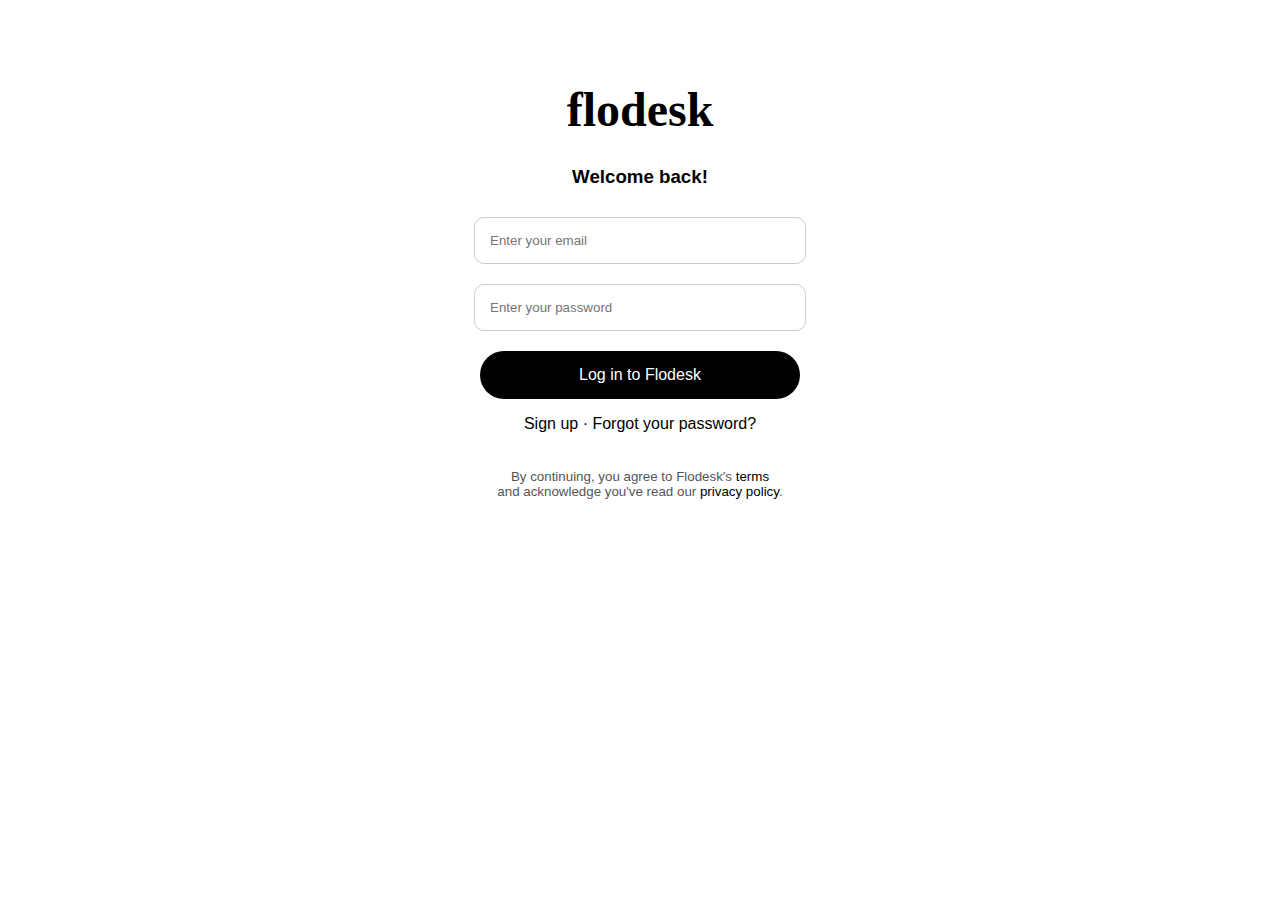
<file: foldest/foldest.html>
<!DOCTYPE html>
<html lang="en">
<head>
  <meta charset="UTF-8">
  <title>Flodesk Login</title>
  <link rel="stylesheet" href="style.css">
</head>
<body>
  <div class="login-container">
    <h1 class="logo">flodesk</h1>
    <h3>Welcome back!</h3>
    <input type="email" placeholder="Enter your email">
    <input type="password" placeholder="Enter your password">
    <button>Log in to Flodesk</button>
    <p><a href="#">Sign up</a> · <a href="#">Forgot your password?</a></p>
    <small>By continuing, you agree to Flodesk's <a href="#">terms</a><br>and acknowledge you've read our <a href="#">privacy policy</a>.</small>
  </div>
</body>
</html>
</file>
<file: foldest/style.css>
.login-container {
  display: flex;
  flex-direction: column;
  align-items: center;
  margin-top: 50px;
  font-family: Arial, sans-serif;
}

.logo {
  font-family: 'Georgia', serif;
  font-size: 48px;
  margin-bottom: 10px;
}

.login-container input {
  padding: 15px;
  width: 300px;
  margin: 10px 0;
  border: 1px solid #ccc;
  border-radius: 10px;
}

.login-container button {
  padding: 15px;
  width: 320px;
  background-color: black;
  color: white;
  border: none;
  border-radius: 40px;
  margin-top: 10px;
  font-size: 16px;
  cursor: pointer;
}

.login-container a {
  color: black;
  text-decoration: none;
}

.login-container small {
  margin-top: 20px;
  color: #555;
  text-align: center;
}
</file>
